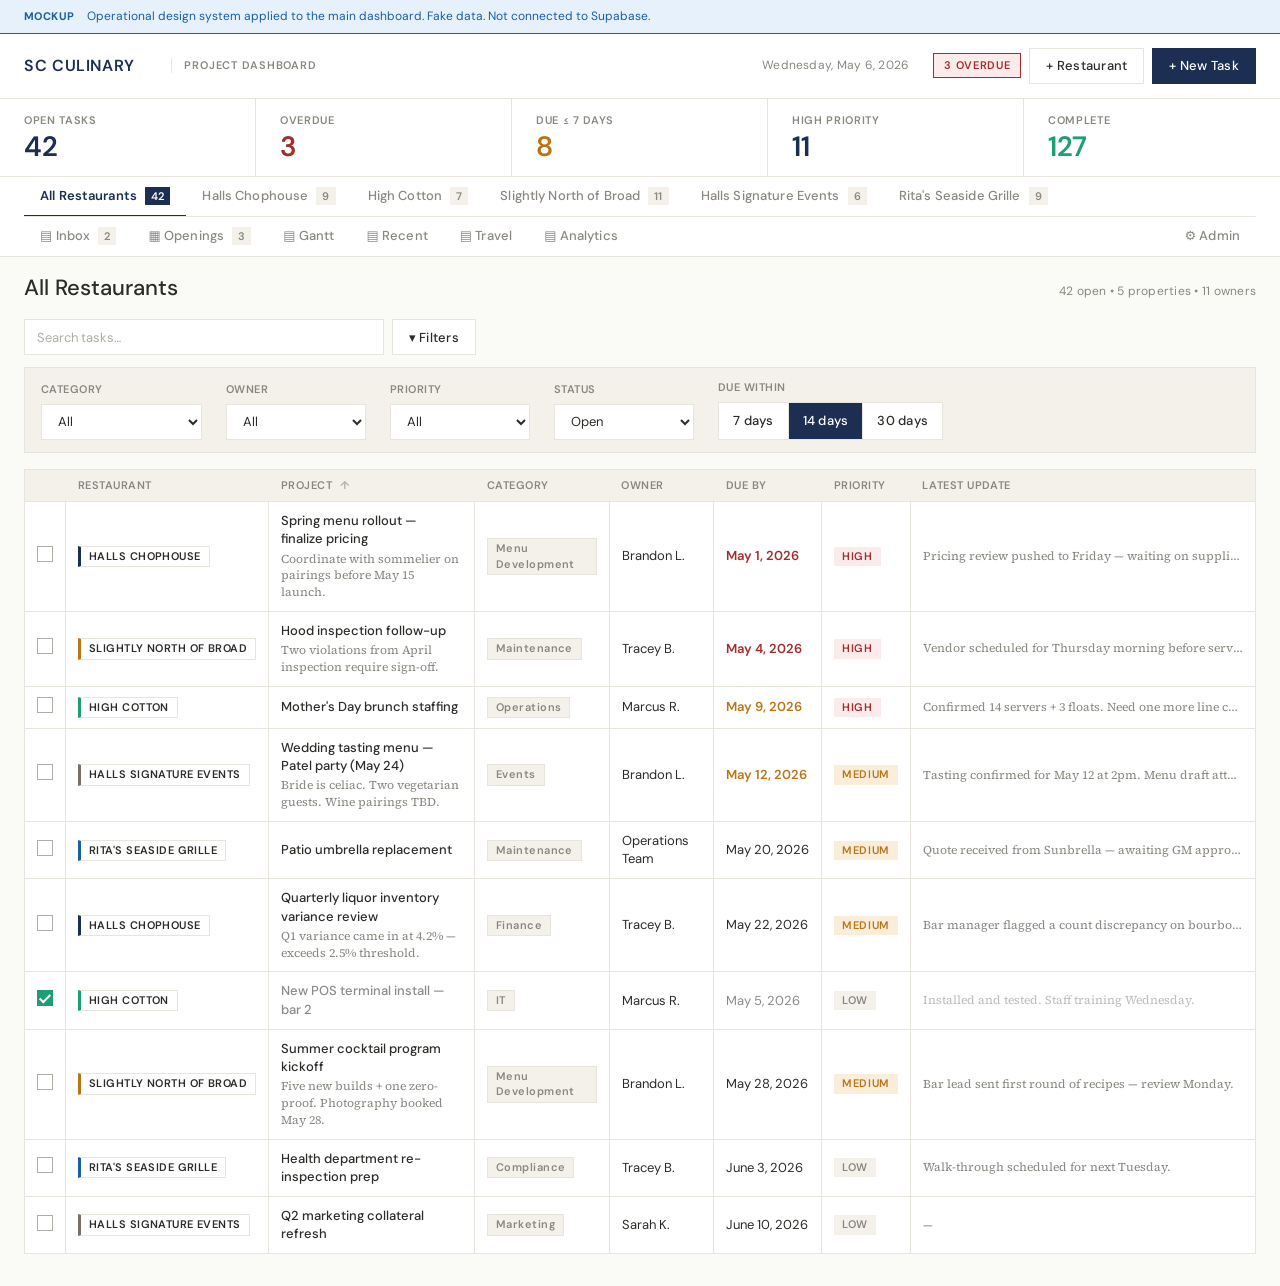
<file: mockup.html>
<!doctype html>
<html lang="en">
<head>
<meta charset="utf-8">
<meta name="viewport" content="width=device-width, initial-scale=1">
<title>Mockup — Operational Design System</title>
<link rel="preconnect" href="https://fonts.googleapis.com">
<link rel="preconnect" href="https://fonts.gstatic.com" crossorigin>
<link href="https://fonts.googleapis.com/css2?family=DM+Sans:wght@400;500;600&family=Source+Serif+4:wght@400&display=swap" rel="stylesheet">
<style>
:root {
  /* Brand */
  --primary:        #1C2E51;
  --accent:         #786F67;
  --page-bg:        #FAFAF7;
  --card-bg:        #FFFFFF;
  --border:         #E8E5DF;
  --text-primary:   #2C2B28;
  --text-secondary: #8A8780;
  --text-muted:     #B0ADA6;

  /* Semantic */
  --green: #1D9E75; --green-bg: #E1F5EE;
  --amber: #BA7517; --amber-bg: #FAEEDA;
  --blue:  #185FA5; --blue-bg:  #E6F1FB;
  --red:   #A32D2D; --red-bg:   #FCEBEB;

  /* Operational chrome */
  --surface-sunken: #F4F1EB;
  --surface-hover:  #F0EDE6;
  --surface-active: #E8E5DF;
}

* { box-sizing: border-box; }
html, body { margin: 0; padding: 0; }
body {
  font-family: 'DM Sans', system-ui, sans-serif;
  background: var(--page-bg);
  color: var(--text-primary);
  font-size: 14px;
  line-height: 1.4;
  -webkit-font-smoothing: antialiased;
  font-variant-numeric: tabular-nums;
}

/* ============================================================
   APP CHROME
============================================================ */
.app-header {
  background: var(--card-bg);
  border-bottom: 1px solid var(--border);
  padding: 14px 24px;
  display: flex;
  align-items: center;
  gap: 24px;
}
.wordmark {
  font-size: 16px;
  font-weight: 600;
  letter-spacing: 0.04em;
  text-transform: uppercase;
  color: var(--primary);
}
.wordmark-sub {
  font-size: 11px;
  font-weight: 600;
  letter-spacing: 0.08em;
  text-transform: uppercase;
  color: var(--text-secondary);
  padding-left: 12px;
  margin-left: 12px;
  border-left: 1px solid var(--border);
}
.header-spacer { flex: 1; }
.header-date {
  font-size: 12px;
  color: var(--text-secondary);
  letter-spacing: 0.02em;
}
.header-actions {
  display: flex;
  gap: 8px;
  align-items: center;
}
.overdue-badge {
  background: var(--red-bg);
  color: var(--red);
  border: 1px solid var(--red);
  padding: 4px 10px;
  font-size: 11px;
  font-weight: 600;
  letter-spacing: 0.06em;
  text-transform: uppercase;
  cursor: pointer;
  transition: background 120ms ease;
}
.overdue-badge:hover { background: var(--red); color: #fff; }

/* ============================================================
   BUTTONS (desktop-tuned: 36px instead of 44px)
============================================================ */
.btn {
  display: inline-flex;
  align-items: center;
  justify-content: center;
  min-height: 36px;
  padding: 0 16px;
  font-family: inherit;
  font-size: 13px;
  font-weight: 500;
  letter-spacing: 0.02em;
  border: 1px solid transparent;
  background: var(--card-bg);
  color: var(--text-primary);
  cursor: pointer;
  transition: background 120ms ease, border-color 120ms ease, transform 80ms ease, color 120ms ease;
  user-select: none;
  font-variant-numeric: tabular-nums;
}
.btn:focus-visible {
  outline: 2px solid var(--primary);
  outline-offset: 2px;
}
.btn-primary {
  background: var(--primary);
  color: #fff;
}
.btn-primary:hover { filter: brightness(0.92); }
.btn-primary:active { filter: brightness(0.84); transform: translateY(1px); }
.btn-secondary {
  border-color: var(--border);
}
.btn-secondary:hover { background: var(--surface-hover); border-color: var(--text-muted); }
.btn-secondary:active { background: var(--surface-active); transform: translateY(1px); }

/* ============================================================
   SUMMARY STATS BAR
============================================================ */
.summary-bar {
  background: var(--card-bg);
  border-bottom: 1px solid var(--border);
  display: grid;
  grid-template-columns: repeat(5, 1fr);
}
.summary-stat {
  padding: 14px 24px;
  display: flex;
  flex-direction: column;
  gap: 4px;
  border-right: 1px solid var(--border);
  cursor: default;
  transition: background 120ms ease;
}
.summary-stat:last-child { border-right: none; }
.summary-stat.clickable { cursor: pointer; }
.summary-stat.clickable:hover { background: var(--surface-hover); }
.summary-stat.clickable:active { background: var(--surface-active); }
.summary-stat .label {
  font-size: 11px;
  font-weight: 600;
  letter-spacing: 0.06em;
  text-transform: uppercase;
  color: var(--text-secondary);
}
.summary-stat .value {
  font-size: 28px;
  font-weight: 600;
  letter-spacing: -0.01em;
  color: var(--primary);
  line-height: 1.05;
  font-variant-numeric: tabular-nums;
}
.summary-stat .value.red    { color: var(--red); }
.summary-stat .value.amber  { color: var(--amber); }
.summary-stat .value.green  { color: var(--green); }

/* ============================================================
   TAB BARS
============================================================ */
.tabs-container {
  background: var(--card-bg);
  border-bottom: 1px solid var(--border);
  padding: 0 24px;
}
.tabs-row {
  display: flex;
  gap: 0;
  align-items: stretch;
  overflow-x: auto;
  scrollbar-width: none;
}
.tabs-row::-webkit-scrollbar { display: none; }
.tabs-row + .tabs-row { border-top: 1px solid var(--border); }
.tab {
  height: 40px;
  padding: 0 16px;
  display: inline-flex;
  align-items: center;
  gap: 8px;
  background: transparent;
  border: none;
  border-bottom: 2px solid transparent;
  margin-bottom: -1px; /* overlap container border */
  font-family: inherit;
  font-size: 13px;
  font-weight: 500;
  color: var(--text-secondary);
  cursor: pointer;
  white-space: nowrap;
  letter-spacing: 0.01em;
  transition: background 120ms ease, color 120ms ease, border-color 120ms ease;
  font-variant-numeric: tabular-nums;
}
.tab:hover { background: var(--surface-hover); color: var(--text-primary); }
.tab:active { background: var(--surface-active); }
.tab.active {
  color: var(--primary);
  border-bottom-color: var(--primary);
  font-weight: 600;
}
.tab .tab-badge {
  background: var(--surface-sunken);
  color: var(--text-secondary);
  font-size: 11px;
  font-weight: 600;
  padding: 2px 6px;
  letter-spacing: 0.02em;
  font-variant-numeric: tabular-nums;
}
.tab.active .tab-badge { background: var(--primary); color: #fff; }
.tab-spacer { flex: 1; }

/* ============================================================
   PAGE HEADER + FILTER BAR
============================================================ */
.page-header {
  padding: 16px 24px 8px;
  display: flex;
  align-items: baseline;
  justify-content: space-between;
}
.page-title {
  font-size: 22px;
  font-weight: 500;
  letter-spacing: 0;
  color: var(--text-primary);
}
.page-meta {
  font-size: 12px;
  color: var(--text-secondary);
  letter-spacing: 0.02em;
}

.filter-bar-header {
  padding: 8px 24px 12px;
  display: flex;
  gap: 8px;
  align-items: center;
}
.search-input {
  flex: 1;
  max-width: 360px;
  height: 36px;
  background: var(--card-bg);
  border: 1px solid var(--border);
  padding: 0 12px;
  font-family: inherit;
  font-size: 13px;
  color: var(--text-primary);
  transition: border-color 120ms ease, background 120ms ease;
}
.search-input:hover { border-color: var(--text-muted); }
.search-input:focus {
  outline: 2px solid var(--primary);
  outline-offset: -1px;
  border-color: var(--primary);
}
.search-input::placeholder { color: var(--text-muted); }

.filter-content {
  padding: 0 24px 12px;
}
.filter-group-row {
  background: var(--surface-sunken);
  border: 1px solid var(--border);
  padding: 12px 16px;
  display: flex;
  flex-wrap: wrap;
  gap: 16px 24px;
  align-items: end;
}
.filter-group {
  display: flex;
  flex-direction: column;
  gap: 6px;
  min-width: 140px;
}
.filter-label {
  font-size: 11px;
  font-weight: 600;
  letter-spacing: 0.04em;
  text-transform: uppercase;
  color: var(--text-secondary);
}
.filter-select {
  height: 36px;
  background: var(--card-bg);
  border: 1px solid var(--border);
  padding: 0 12px;
  font-family: inherit;
  font-size: 13px;
  color: var(--text-primary);
  cursor: pointer;
  transition: border-color 120ms ease, background 120ms ease;
}
.filter-select:hover { border-color: var(--text-muted); }
.filter-select:focus { outline: 2px solid var(--primary); outline-offset: -1px; }

/* Toggle group for due windows */
.toggle-group {
  display: inline-flex;
  border: 1px solid var(--border);
  background: var(--card-bg);
}
.toggle-group .toggle {
  height: 36px;
  padding: 0 14px;
  font-family: inherit;
  font-size: 13px;
  font-weight: 500;
  letter-spacing: 0.02em;
  color: var(--text-primary);
  background: var(--card-bg);
  border: none;
  border-right: 1px solid var(--border);
  cursor: pointer;
  transition: background 120ms ease, color 120ms ease, transform 80ms ease;
  font-variant-numeric: tabular-nums;
}
.toggle-group .toggle:last-child { border-right: none; }
.toggle-group .toggle:hover { background: var(--surface-hover); }
.toggle-group .toggle:active { background: var(--surface-active); transform: translateY(1px); }
.toggle-group .toggle.is-active {
  background: var(--primary);
  color: #fff;
}

/* ============================================================
   PROJECT TABLE
============================================================ */
.projects-container { padding: 4px 24px 32px; }
.table {
  width: 100%;
  border-collapse: collapse;
  background: var(--card-bg);
  border: 1px solid var(--border);
  font-size: 13px;
  font-variant-numeric: tabular-nums;
}
.table th {
  text-align: left;
  padding: 8px 12px;
  font-size: 11px;
  letter-spacing: 0.05em;
  color: var(--text-secondary);
  text-transform: uppercase;
  font-weight: 600;
  border-bottom: 1px solid var(--border);
  background: var(--surface-sunken);
  white-space: nowrap;
  cursor: pointer;
  user-select: none;
}
.table th .sort-icon { color: var(--text-muted); margin-left: 4px; }
.table th:hover { background: var(--surface-hover); }
.table td {
  padding: 10px 12px;
  border-bottom: 1px solid var(--border);
  border-right: 1px solid var(--border);
  vertical-align: middle;
}
.table td:last-child { border-right: none; }
.table tr:last-child td { border-bottom: none; }
.table tbody tr { cursor: pointer; transition: background 120ms ease; }
.table tbody tr:hover td { background: var(--surface-hover); }

/* Complete checkbox */
.complete-toggle {
  width: 16px;
  height: 16px;
  border: 1.5px solid var(--text-muted);
  background: var(--card-bg);
  cursor: pointer;
  transition: background 120ms ease, border-color 120ms ease;
  display: inline-block;
}
.complete-toggle:hover { border-color: var(--primary); background: var(--surface-hover); }
.complete-toggle.done {
  background: var(--green);
  border-color: var(--green);
  position: relative;
}
.complete-toggle.done::after {
  content: '';
  position: absolute;
  left: 4px; top: 1px;
  width: 4px; height: 9px;
  border: solid #fff;
  border-width: 0 2px 2px 0;
  transform: rotate(45deg);
}

.project-name {
  font-weight: 500;
  color: var(--text-primary);
  display: block;
}
.project-desc {
  display: block;
  font-size: 12px;
  color: var(--text-secondary);
  margin-top: 2px;
  font-family: 'Source Serif 4', Georgia, serif;
  font-weight: 400;
}

/* Restaurant pills — replaces colored backgrounds with bordered chips */
.restaurant-pill {
  display: inline-block;
  padding: 2px 8px;
  border: 1px solid var(--border);
  background: var(--card-bg);
  font-size: 11px;
  font-weight: 600;
  letter-spacing: 0.04em;
  text-transform: uppercase;
  color: var(--text-primary);
  white-space: nowrap;
}
/* Different restaurants get different left-border accents instead of fills */
.restaurant-pill[data-r="1"] { border-left: 3px solid #1C2E51; }
.restaurant-pill[data-r="2"] { border-left: 3px solid #1D9E75; }
.restaurant-pill[data-r="3"] { border-left: 3px solid #BA7517; }
.restaurant-pill[data-r="4"] { border-left: 3px solid #786F67; }
.restaurant-pill[data-r="5"] { border-left: 3px solid #185FA5; }

/* Category tag */
.category-tag {
  display: inline-block;
  padding: 2px 8px;
  font-size: 11px;
  font-weight: 600;
  letter-spacing: 0.04em;
  background: var(--surface-sunken);
  color: var(--text-secondary);
  border: 1px solid var(--border);
}

/* Priority badge — semantic, no rounding */
.priority-badge {
  display: inline-block;
  padding: 2px 8px;
  font-size: 11px;
  font-weight: 600;
  letter-spacing: 0.06em;
  text-transform: uppercase;
}
.priority-badge.high   { background: var(--red-bg);   color: var(--red); }
.priority-badge.medium { background: var(--amber-bg); color: var(--amber); }
.priority-badge.low    { background: var(--surface-sunken); color: var(--text-secondary); }

/* Due date cells */
.due-date {
  font-variant-numeric: tabular-nums;
  white-space: nowrap;
}
.due-date.overdue { color: var(--red); font-weight: 600; }
.due-date.soon    { color: var(--amber); font-weight: 600; }

.update-preview {
  font-size: 12px;
  color: var(--text-secondary);
  font-family: 'Source Serif 4', Georgia, serif;
  font-weight: 400;
  max-width: 320px;
  white-space: nowrap;
  overflow: hidden;
  text-overflow: ellipsis;
}

/* ============================================================
   MOCKUP CHROME (not part of the system)
============================================================ */
.mockup-banner {
  background: var(--blue-bg);
  border-bottom: 1px solid var(--blue);
  padding: 8px 24px;
  font-size: 12px;
  color: var(--blue);
  display: flex;
  align-items: center;
  gap: 12px;
}
.mockup-banner strong { letter-spacing: 0.04em; text-transform: uppercase; font-size: 11px; }
</style>
</head>
<body>

<div class="mockup-banner">
  <strong>MOCKUP</strong>
  <span>Operational design system applied to the main dashboard. Fake data. Not connected to Supabase.</span>
</div>

<!-- APP HEADER -->
<header class="app-header">
  <div class="wordmark">SC Culinary</div>
  <div class="wordmark-sub">Project Dashboard</div>
  <div class="header-spacer"></div>
  <div class="header-date">Wednesday, May 6, 2026</div>
  <div class="header-actions">
    <span class="overdue-badge">3 overdue</span>
    <button class="btn btn-secondary">+ Restaurant</button>
    <button class="btn btn-primary">+ New Task</button>
  </div>
</header>

<!-- SUMMARY STATS -->
<div class="summary-bar">
  <div class="summary-stat">
    <span class="label">Open Tasks</span>
    <span class="value">42</span>
  </div>
  <div class="summary-stat clickable" title="Click to filter">
    <span class="label">Overdue</span>
    <span class="value red">3</span>
  </div>
  <div class="summary-stat clickable" title="Click to filter">
    <span class="label">Due ≤ 7 Days</span>
    <span class="value amber">8</span>
  </div>
  <div class="summary-stat clickable" title="Click to filter">
    <span class="label">High Priority</span>
    <span class="value">11</span>
  </div>
  <div class="summary-stat">
    <span class="label">Complete</span>
    <span class="value green">127</span>
  </div>
</div>

<!-- TABS -->
<div class="tabs-container">
  <div class="tabs-row">
    <button class="tab active">All Restaurants <span class="tab-badge">42</span></button>
    <button class="tab">Halls Chophouse <span class="tab-badge">9</span></button>
    <button class="tab">High Cotton <span class="tab-badge">7</span></button>
    <button class="tab">Slightly North of Broad <span class="tab-badge">11</span></button>
    <button class="tab">Halls Signature Events <span class="tab-badge">6</span></button>
    <button class="tab">Rita's Seaside Grille <span class="tab-badge">9</span></button>
  </div>
  <div class="tabs-row">
    <button class="tab">▤ Inbox <span class="tab-badge">2</span></button>
    <button class="tab">▦ Openings <span class="tab-badge">3</span></button>
    <button class="tab">▤ Gantt</button>
    <button class="tab">▤ Recent</button>
    <button class="tab">▤ Travel</button>
    <button class="tab">▤ Analytics</button>
    <span class="tab-spacer"></span>
    <button class="tab">⚙ Admin</button>
  </div>
</div>

<!-- PAGE HEADER -->
<main>
  <div class="page-header">
    <div class="page-title">All Restaurants</div>
    <div class="page-meta">42 open • 5 properties • 11 owners</div>
  </div>

  <!-- FILTER BAR -->
  <div class="filter-bar-header">
    <input type="text" class="search-input" placeholder="Search tasks…">
    <button class="btn btn-secondary">▾ Filters</button>
  </div>
  <div class="filter-content">
    <div class="filter-group-row">
      <div class="filter-group">
        <span class="filter-label">Category</span>
        <select class="filter-select">
          <option>All</option>
          <option>Menu Development</option>
          <option>Maintenance</option>
          <option>Marketing</option>
        </select>
      </div>
      <div class="filter-group">
        <span class="filter-label">Owner</span>
        <select class="filter-select">
          <option>All</option>
          <option>Brandon L.</option>
          <option>Tracey B.</option>
        </select>
      </div>
      <div class="filter-group">
        <span class="filter-label">Priority</span>
        <select class="filter-select">
          <option>All</option>
          <option>High</option>
          <option>Medium</option>
          <option>Low</option>
        </select>
      </div>
      <div class="filter-group">
        <span class="filter-label">Status</span>
        <select class="filter-select">
          <option>Open</option>
          <option>Complete</option>
          <option>All</option>
        </select>
      </div>
      <div class="filter-group" style="min-width:auto;">
        <span class="filter-label">Due Within</span>
        <div class="toggle-group">
          <button class="toggle">7 days</button>
          <button class="toggle is-active">14 days</button>
          <button class="toggle">30 days</button>
        </div>
      </div>
    </div>
  </div>

  <!-- PROJECTS TABLE -->
  <div class="projects-container">
    <table class="table">
      <thead>
        <tr>
          <th style="width:32px;"></th>
          <th>Restaurant</th>
          <th>Project <span class="sort-icon">↑</span></th>
          <th>Category</th>
          <th>Owner</th>
          <th>Due By</th>
          <th>Priority</th>
          <th>Latest Update</th>
        </tr>
      </thead>
      <tbody>
        <tr>
          <td><span class="complete-toggle"></span></td>
          <td><span class="restaurant-pill" data-r="1">Halls Chophouse</span></td>
          <td>
            <span class="project-name">Spring menu rollout — finalize pricing</span>
            <span class="project-desc">Coordinate with sommelier on pairings before May 15 launch.</span>
          </td>
          <td><span class="category-tag">Menu Development</span></td>
          <td>Brandon L.</td>
          <td><span class="due-date overdue">May 1, 2026</span></td>
          <td><span class="priority-badge high">High</span></td>
          <td><div class="update-preview">Pricing review pushed to Friday — waiting on supplier quotes.</div></td>
        </tr>
        <tr>
          <td><span class="complete-toggle"></span></td>
          <td><span class="restaurant-pill" data-r="3">Slightly North of Broad</span></td>
          <td>
            <span class="project-name">Hood inspection follow-up</span>
            <span class="project-desc">Two violations from April inspection require sign-off.</span>
          </td>
          <td><span class="category-tag">Maintenance</span></td>
          <td>Tracey B.</td>
          <td><span class="due-date overdue">May 4, 2026</span></td>
          <td><span class="priority-badge high">High</span></td>
          <td><div class="update-preview">Vendor scheduled for Thursday morning before service.</div></td>
        </tr>
        <tr>
          <td><span class="complete-toggle"></span></td>
          <td><span class="restaurant-pill" data-r="2">High Cotton</span></td>
          <td>
            <span class="project-name">Mother's Day brunch staffing</span>
          </td>
          <td><span class="category-tag">Operations</span></td>
          <td>Marcus R.</td>
          <td><span class="due-date soon">May 9, 2026</span></td>
          <td><span class="priority-badge high">High</span></td>
          <td><div class="update-preview">Confirmed 14 servers + 3 floats. Need one more line cook.</div></td>
        </tr>
        <tr>
          <td><span class="complete-toggle"></span></td>
          <td><span class="restaurant-pill" data-r="4">Halls Signature Events</span></td>
          <td>
            <span class="project-name">Wedding tasting menu — Patel party (May 24)</span>
            <span class="project-desc">Bride is celiac. Two vegetarian guests. Wine pairings TBD.</span>
          </td>
          <td><span class="category-tag">Events</span></td>
          <td>Brandon L.</td>
          <td><span class="due-date soon">May 12, 2026</span></td>
          <td><span class="priority-badge medium">Medium</span></td>
          <td><div class="update-preview">Tasting confirmed for May 12 at 2pm. Menu draft attached.</div></td>
        </tr>
        <tr>
          <td><span class="complete-toggle"></span></td>
          <td><span class="restaurant-pill" data-r="5">Rita's Seaside Grille</span></td>
          <td>
            <span class="project-name">Patio umbrella replacement</span>
          </td>
          <td><span class="category-tag">Maintenance</span></td>
          <td>Operations Team</td>
          <td><span class="due-date">May 20, 2026</span></td>
          <td><span class="priority-badge medium">Medium</span></td>
          <td><div class="update-preview">Quote received from Sunbrella — awaiting GM approval.</div></td>
        </tr>
        <tr>
          <td><span class="complete-toggle"></span></td>
          <td><span class="restaurant-pill" data-r="1">Halls Chophouse</span></td>
          <td>
            <span class="project-name">Quarterly liquor inventory variance review</span>
            <span class="project-desc">Q1 variance came in at 4.2% — exceeds 2.5% threshold.</span>
          </td>
          <td><span class="category-tag">Finance</span></td>
          <td>Tracey B.</td>
          <td><span class="due-date">May 22, 2026</span></td>
          <td><span class="priority-badge medium">Medium</span></td>
          <td><div class="update-preview">Bar manager flagged a count discrepancy on bourbon SKUs.</div></td>
        </tr>
        <tr>
          <td><span class="complete-toggle done"></span></td>
          <td><span class="restaurant-pill" data-r="2">High Cotton</span></td>
          <td>
            <span class="project-name" style="opacity:0.55">New POS terminal install — bar 2</span>
          </td>
          <td><span class="category-tag">IT</span></td>
          <td>Marcus R.</td>
          <td><span class="due-date" style="opacity:0.55">May 5, 2026</span></td>
          <td><span class="priority-badge low">Low</span></td>
          <td><div class="update-preview" style="opacity:0.55">Installed and tested. Staff training Wednesday.</div></td>
        </tr>
        <tr>
          <td><span class="complete-toggle"></span></td>
          <td><span class="restaurant-pill" data-r="3">Slightly North of Broad</span></td>
          <td>
            <span class="project-name">Summer cocktail program kickoff</span>
            <span class="project-desc">Five new builds + one zero-proof. Photography booked May 28.</span>
          </td>
          <td><span class="category-tag">Menu Development</span></td>
          <td>Brandon L.</td>
          <td><span class="due-date">May 28, 2026</span></td>
          <td><span class="priority-badge medium">Medium</span></td>
          <td><div class="update-preview">Bar lead sent first round of recipes — review Monday.</div></td>
        </tr>
        <tr>
          <td><span class="complete-toggle"></span></td>
          <td><span class="restaurant-pill" data-r="5">Rita's Seaside Grille</span></td>
          <td>
            <span class="project-name">Health department re-inspection prep</span>
          </td>
          <td><span class="category-tag">Compliance</span></td>
          <td>Tracey B.</td>
          <td><span class="due-date">June 3, 2026</span></td>
          <td><span class="priority-badge low">Low</span></td>
          <td><div class="update-preview">Walk-through scheduled for next Tuesday.</div></td>
        </tr>
        <tr>
          <td><span class="complete-toggle"></span></td>
          <td><span class="restaurant-pill" data-r="4">Halls Signature Events</span></td>
          <td>
            <span class="project-name">Q2 marketing collateral refresh</span>
          </td>
          <td><span class="category-tag">Marketing</span></td>
          <td>Sarah K.</td>
          <td><span class="due-date">June 10, 2026</span></td>
          <td><span class="priority-badge low">Low</span></td>
          <td><div class="update-preview">—</div></td>
        </tr>
      </tbody>
    </table>
  </div>
</main>

</body>
</html>
</file>
